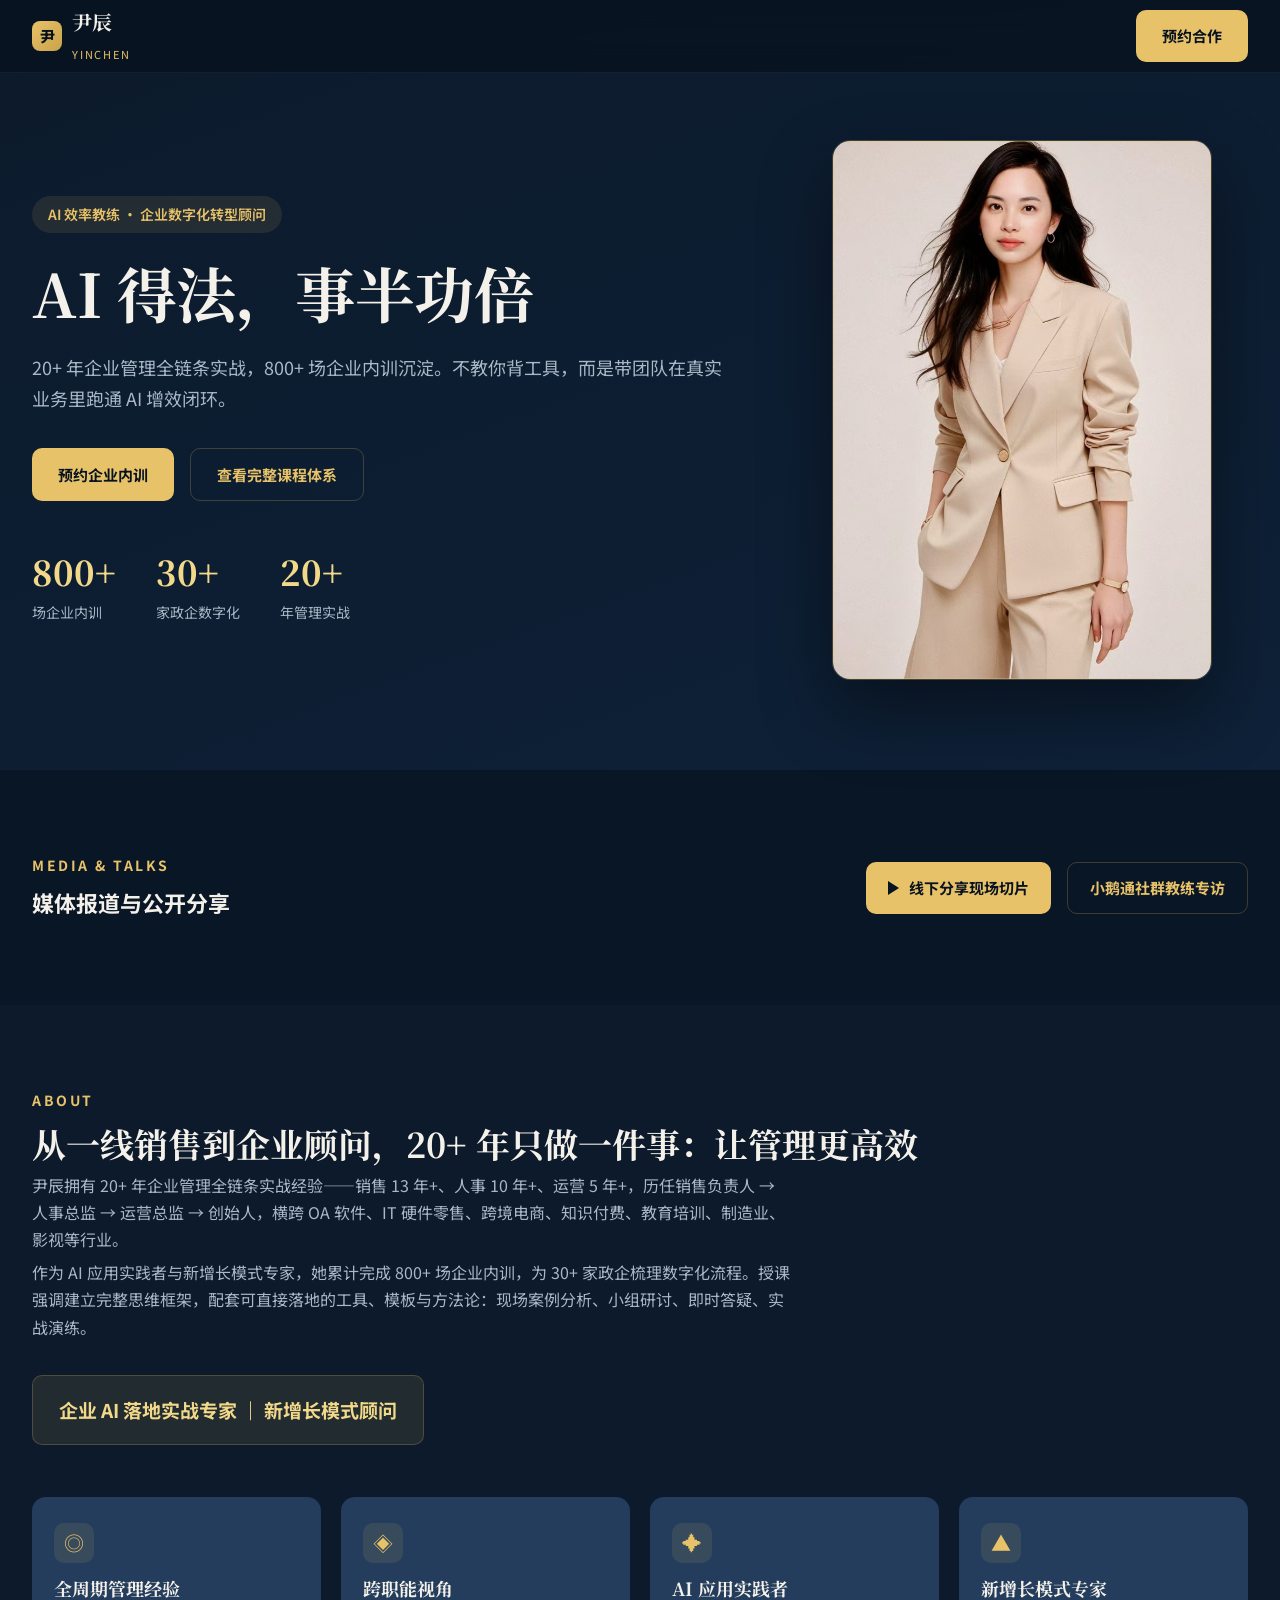
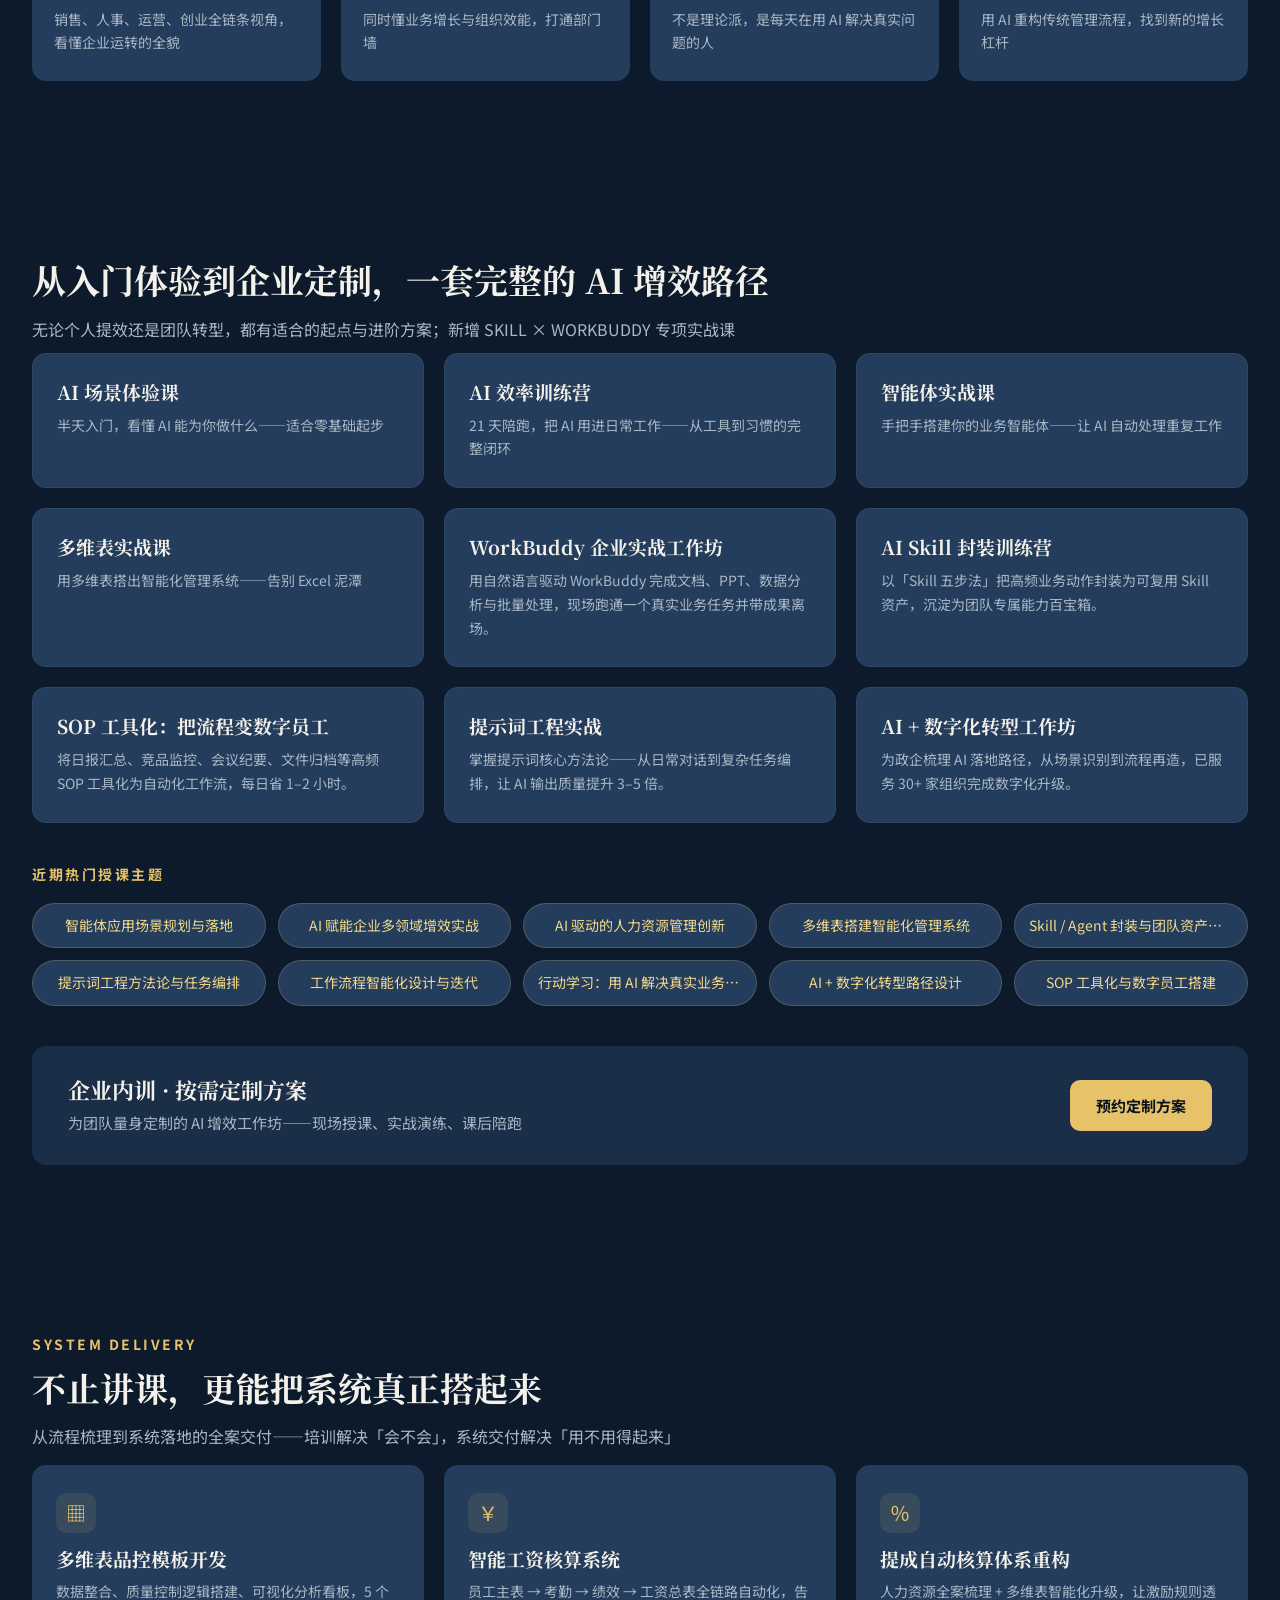
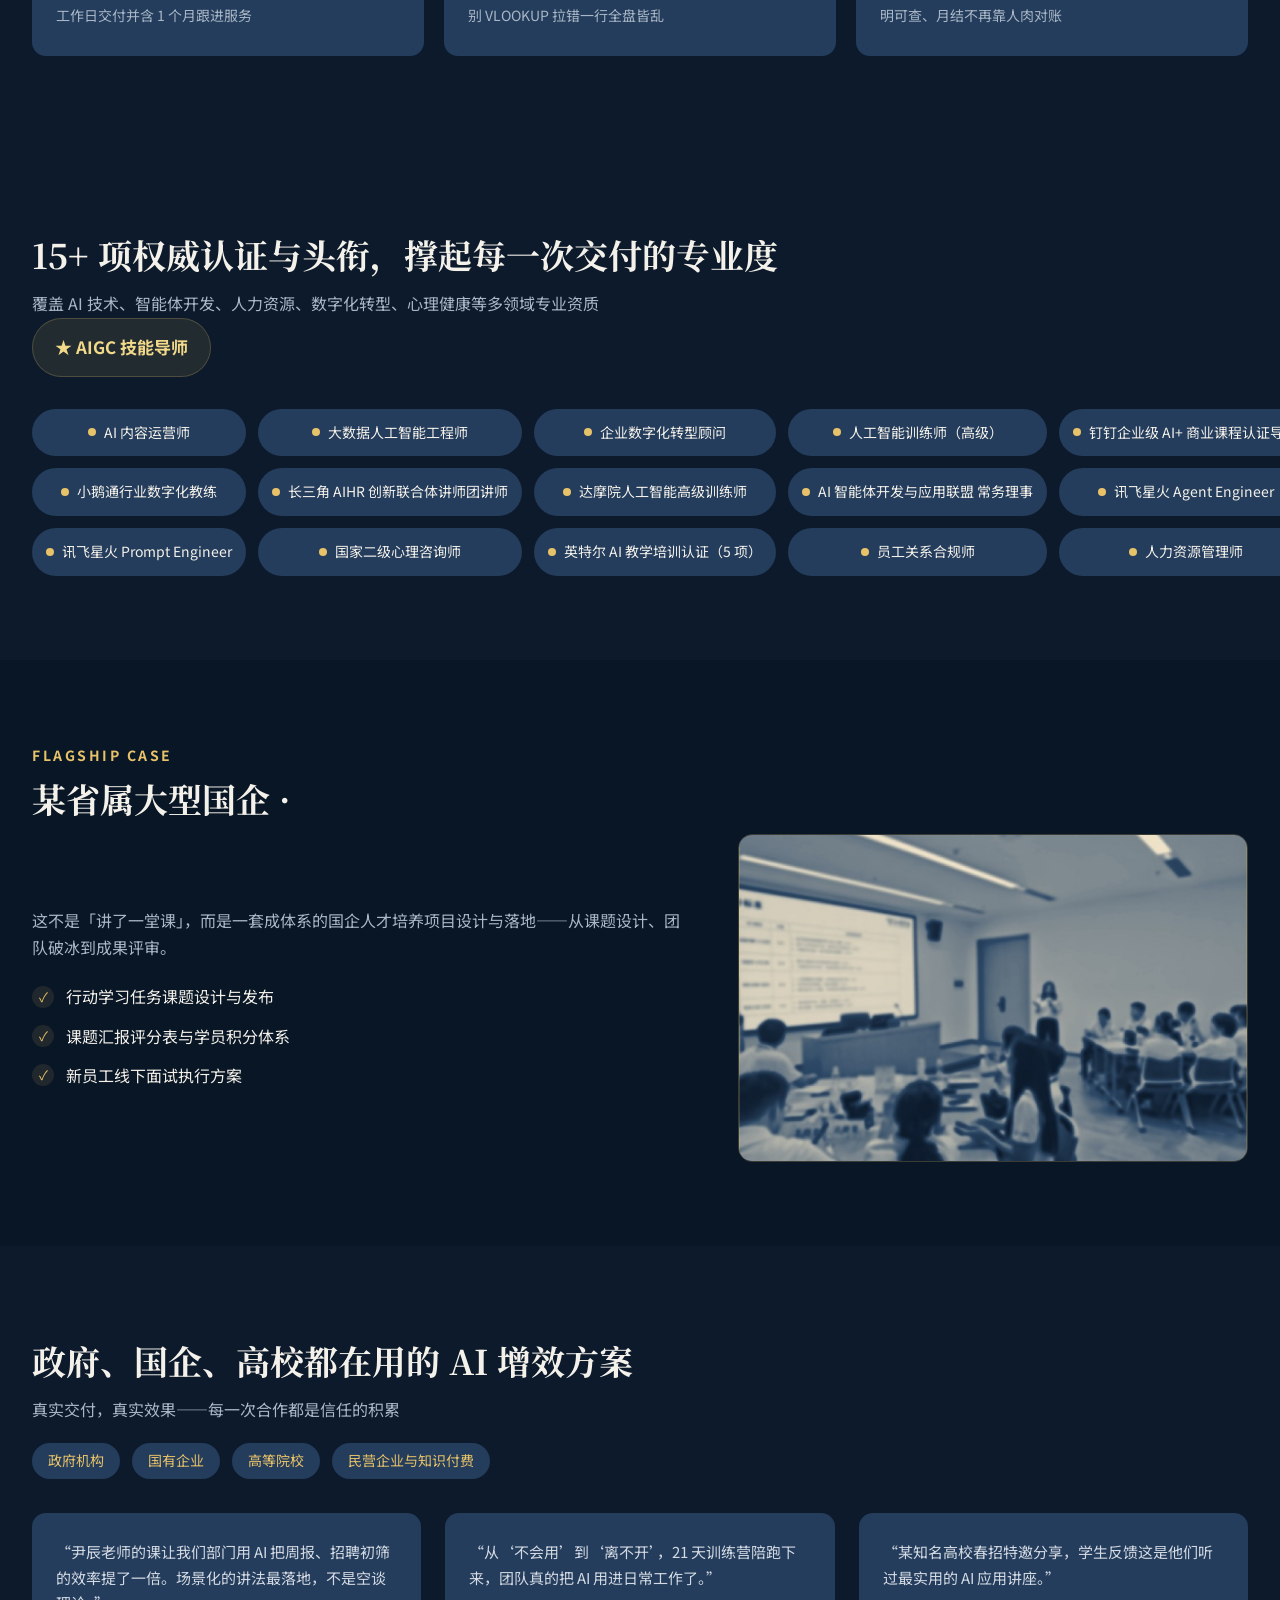
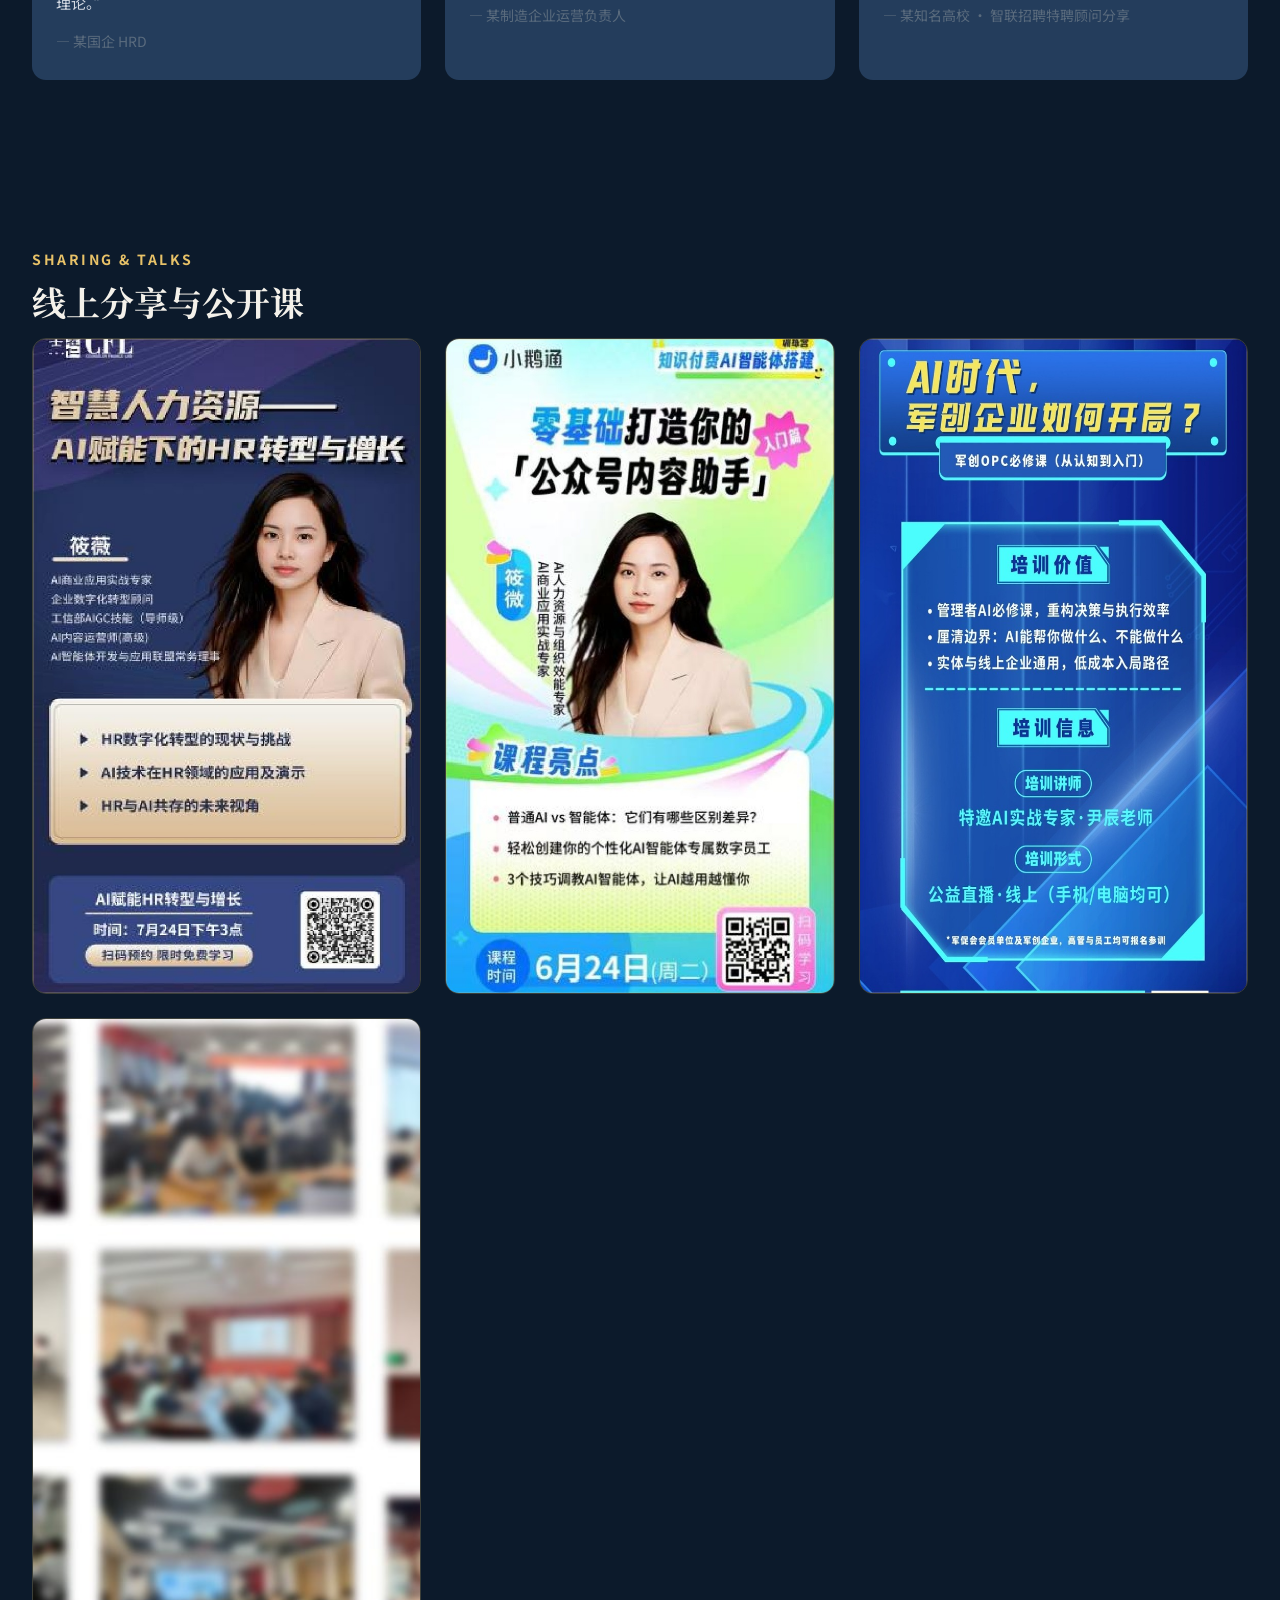
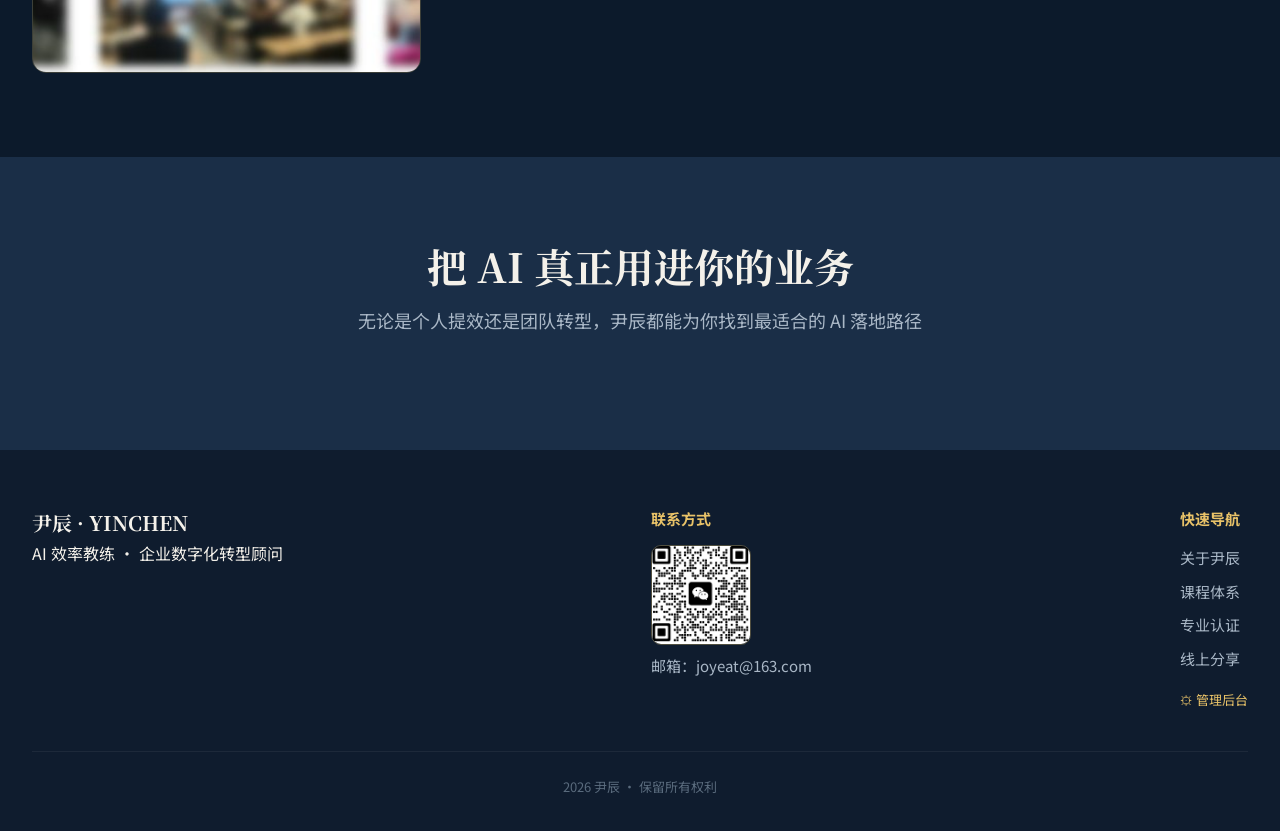
<file: index.html>
<!DOCTYPE html>
<html lang="zh-CN">
<head>
<meta charset="UTF-8">
<meta name="viewport" content="width=device-width, initial-scale=1.0">
<title>尹辰 · AI 效率教练｜企业数字化转型顾问</title>
<meta name="description" content="尹辰——20+ 年企业管理实战，800+ 场企业内训。AI 应用首席顾问、AIGC 技能导师，提供从 AI 培训到系统落地的全案交付。">
<!-- 字体：思源宋体(标题) + 思源黑体(正文)；若加载慢会自动回退系统字体 -->
<link rel="preconnect" href="https://fonts.googleapis.com">
<link rel="preconnect" href="https://fonts.gstatic.com" crossorigin>
<link href="https://fonts.googleapis.com/css2?family=Noto+Sans+SC:wght@400;500;700&family=Noto+Serif+SC:wght@600;700&display=swap" rel="stylesheet">
<link rel="stylesheet" href="assets/css/style.css">
</head>
<body>

<!-- ============ 顶栏 Header ============ -->
<header class="header">
  <div class="wrap">
    <a class="brand" href="#home">
      <span class="brand-mark">尹</span>
      <span>
        <span class="brand-name">尹辰</span><br>
        <span class="brand-sub">YINCHEN</span>
      </span>
    </a>
    <a class="btn cta-head" data-open-modal>预约合作</a>
    <button class="menu-btn" aria-label="菜单">☰</button>
  </div>
</header>

<!-- ============ Hero 首屏（固定，内容来自 content.json 的 hero 字段） ============ -->
<section class="hero" id="home">
  <div class="wrap hero-grid">
    <div class="hero-left">
      <span class="hero-kicker" id="heroKicker"></span>
      <h1 id="heroTitle"></h1>
      <p class="hero-sub" id="heroSub"></p>
      <div class="cta-row">
        <a class="btn" data-open-modal>预约企业内训</a>
        <a class="btn btn-ghost" href="#courses">查看完整课程体系</a>
      </div>
      <div class="stats" id="statsGrid"></div>
    </div>
    <div class="portrait-wrap">
      <img class="portrait" id="heroImg" src="" alt="尹辰形象照">
    </div>
  </div>
</section>

<!-- ============ 页面主体：模块区（由 main.js 按 content.json 的 modules 数组动态渲染） ============ -->
<main id="modulesRoot"></main>

<!-- ============ Footer / 联系（固定） ============ -->
<footer class="footer" id="contact">
  <div class="wrap">
    <div class="foot-body">
      <div>
        <div class="foot-brand" id="footBrand"></div>
        <div class="role" id="footRole"></div>
      </div>
      <div class="foot-col">
        <h4>联系方式</h4>
        <div style="display:flex;align-items:center;gap:12px;margin-bottom:8px;">
          <img id="wechatImg" src="" alt="微信二维码" style="width:100px;height:100px;border-radius:10px;border:1px solid rgba(232,194,104,.3);">
        </div>
        <a id="footEmail" href=""></a>
      </div>
      <div class="foot-col">
        <h4>快速导航</h4>
        <div id="footNav"></div>
        <a href="admin/" style="color:var(--gold);font-size:13px;margin-top:10px;display:inline-block;">⚙ 管理后台</a>
      </div>
    </div>
    <div class="foot-bottom">2026 尹辰 · 保留所有权利</div>
  </div>
</footer>

<!-- ============ 留资弹窗 Modal ============ -->
<div class="modal-overlay" id="leadModal">
  <div class="modal-box">
    <button class="modal-close" id="modalClose" aria-label="关闭">&times;</button>
    <div class="modal-head">
      <h3>预约咨询</h3>
      <p>留下您的联系方式，尹辰将在 24 小时内与您联系</p>
    </div>
    <form class="lead-form" id="leadForm" action="https://formsubmit.co/joyeat@163.com" method="POST">
      <!-- FormSubmit.co：免注册，直接将表单数据发送到指定邮箱 -->
      <input type="hidden" name="_subject" value="📋 尹辰官网留资 - 新咨询需求">
      <input type="hidden" name="_captcha" value="false">
      <input type="hidden" name="_template" value="table">

      <div class="field">
        <label for="lf-name">姓名 <span class="req">*</span></label>
        <input type="text" id="lf-name" name="name" placeholder="您的姓名" required>
      </div>
      <div class="field-row">
        <div class="field">
          <label for="lf-company">公司/机构</label>
          <input type="text" id="lf-company" name="company" placeholder="选填">
        </div>
        <div class="field">
          <label for="lf-phone">手机/微信 <span class="req">*</span></label>
          <input type="tel" id="lf-phone" name="phone" placeholder="联系方式" required>
        </div>
      </div>
      <div class="field">
        <label for="lf-type">咨询类型</label>
        <select id="lf-type" name="type">
          <option value="企业内训">企业内训 / 团队培训</option>
          <option value="个人课程">个人提效课程</option>
          <option value="数字化系统">数字化系统交付</option>
          <option value="公开课/分享">公开课 / 线上分享</option>
          <option value="其他">其他合作</option>
        </select>
      </div>
      <div class="field">
        <label for="lf-msg">补充说明</label>
        <textarea id="lf-msg" name="message" rows="3" placeholder="简要描述您的需求（选填）"></textarea>
      </div>

      <button type="submit" class="btn btn-submit" id="submitBtn">提交预约</button>
      <p class="form-note">✉️ 信息将安全发送至 joyeat@163.com，我们承诺保密</p>
    </form>
    <!-- 提交成功提示 -->
    <div class="modal-success" id="modalSuccess" style="display:none;">
      <div class="success-icon">✓</div>
      <h3>提交成功！</h3>
      <p>感谢您的信任，尹辰将尽快与您联系。</p>
      <button class="btn" id="successOk">好的</button>
    </div>
  </div>
</div>

<script src="assets/js/main.js"></script>
</body>
</html>
</file>
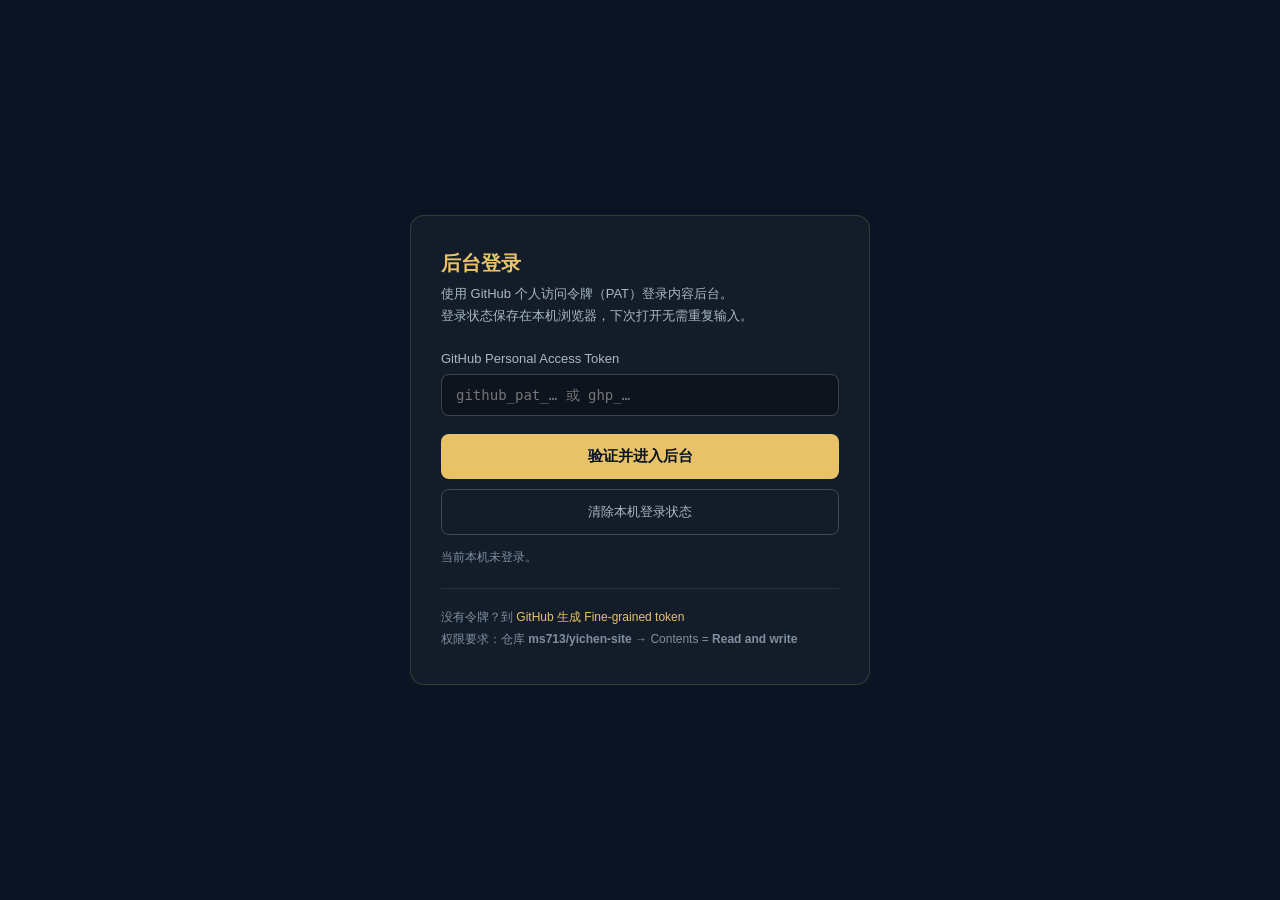
<file: admin/login.html>
<!DOCTYPE html>
<html lang="zh-CN">
<head>
<meta charset="utf-8">
<meta name="viewport" content="width=device-width, initial-scale=1.0">
<meta name="robots" content="noindex, nofollow">
<title>后台登录 · 尹辰官网</title>
<style>
  *{box-sizing:border-box}
  body{font-family:"Noto Sans SC",-apple-system,"Segoe UI",sans-serif;background:#0a1422;color:#F4F1EA;
       display:flex;align-items:center;justify-content:center;min-height:100vh;margin:0;padding:24px;}
  .card{width:100%;max-width:460px;background:rgba(255,255,255,.04);border:1px solid rgba(232,194,104,.18);
        border-radius:14px;padding:34px 30px;}
  h1{font-size:20px;margin:0 0 6px;color:#E8C268;font-weight:600;}
  .sub{font-size:13px;color:#A9B7C6;margin:0 0 24px;line-height:1.7;}
  label{display:block;font-size:13px;color:#A9B7C6;margin:0 0 8px;}
  input{width:100%;padding:12px 14px;border-radius:8px;border:1px solid rgba(169,183,198,.28);
        background:rgba(0,0,0,.28);color:#F4F1EA;font-size:14px;font-family:ui-monospace,Consolas,monospace;}
  input:focus{outline:none;border-color:#E8C268;}
  button{width:100%;margin-top:18px;padding:13px;border:0;border-radius:8px;background:#E8C268;color:#0a1422;
         font-size:15px;font-weight:600;cursor:pointer;font-family:inherit;}
  button:hover{background:#f0d086;}
  button:disabled{opacity:.55;cursor:not-allowed;}
  .ghost{background:transparent;color:#A9B7C6;border:1px solid rgba(169,183,198,.28);margin-top:10px;font-weight:400;font-size:13px;}
  .ghost:hover{background:rgba(255,255,255,.05);color:#F4F1EA;}
  .msg{margin-top:16px;font-size:13px;line-height:1.6;padding:12px 14px;border-radius:8px;display:none;}
  .msg.ok{display:block;background:rgba(72,187,120,.12);border:1px solid rgba(72,187,120,.35);color:#8fe0ab;}
  .msg.err{display:block;background:rgba(229,90,90,.12);border:1px solid rgba(229,90,90,.35);color:#f0a0a0;}
  .msg.info{display:block;background:rgba(232,194,104,.10);border:1px solid rgba(232,194,104,.28);color:#e8c268;}
  .tip{margin-top:22px;padding-top:18px;border-top:1px solid rgba(169,183,198,.15);font-size:12px;color:#7f8fa1;line-height:1.8;}
  .tip a{color:#E8C268;text-decoration:none;}
  .tip a:hover{text-decoration:underline;}
  .state{font-size:12px;color:#7f8fa1;margin-top:14px;}
</style>
</head>
<body>
<div class="card">
  <h1>后台登录</h1>
  <p class="sub">使用 GitHub 个人访问令牌（PAT）登录内容后台。<br>登录状态保存在本机浏览器，下次打开无需重复输入。</p>

  <label for="pat">GitHub Personal Access Token</label>
  <input id="pat" type="password" autocomplete="off" spellcheck="false" placeholder="github_pat_… 或 ghp_…">

  <button id="go">验证并进入后台</button>
  <button id="clear" class="ghost">清除本机登录状态</button>

  <div id="msg" class="msg"></div>
  <div id="state" class="state"></div>

  <div class="tip">
    没有令牌？到 <a href="https://github.com/settings/tokens?type=beta" target="_blank" rel="noopener">GitHub 生成 Fine-grained token</a><br>
    权限要求：仓库 <b>ms713/yichen-site</b> → Contents = <b>Read and write</b>
  </div>
</div>

<script>
(function () {
  'use strict';
  var REPO_OWNER = 'ms713';
  var REPO_NAME  = 'yichen-site';
  var USER_KEY   = 'decap-cms-user';          // Decap 真正读取的登录态 key
  var LEGACY_KEYS = [                          // 历史调试残留，登录前一并清掉，避免干扰
    'decap_oauth_token', 'decap_oauth_recovery',
    'decap-cms-auth', 'decap-cms-auth.github', 'netlify-cms-user'
  ];

  var $pat = document.getElementById('pat');
  var $go = document.getElementById('go');
  var $clear = document.getElementById('clear');
  var $msg = document.getElementById('msg');
  var $state = document.getElementById('state');

  function show(kind, html) { $msg.className = 'msg ' + kind; $msg.innerHTML = html; }

  function refreshState() {
    var raw = null;
    try { raw = localStorage.getItem(USER_KEY); } catch (e) {}
    if (raw) {
      var login = '';
      try { login = (JSON.parse(raw) || {}).login || ''; } catch (e) {}
      $state.innerHTML = '当前本机已保存登录态' + (login ? '（' + login + '）' : '') + '，可直接 <a href="./" style="color:#E8C268">进入后台</a>。';
    } else {
      $state.textContent = '当前本机未登录。';
    }
  }

  function clearAll() {
    try {
      localStorage.removeItem(USER_KEY);
      LEGACY_KEYS.forEach(function (k) { localStorage.removeItem(k); });
    } catch (e) {}
  }

  $clear.addEventListener('click', function () {
    clearAll();
    show('info', '已清除本机登录状态。');
    refreshState();
  });

  $go.addEventListener('click', function () {
    var token = ($pat.value || '').trim();
    if (!token) { show('err', '请先粘贴令牌。'); return; }

    $go.disabled = true;
    show('info', '正在向 GitHub 校验令牌…');

    var headers = { 'Authorization': 'Bearer ' + token, 'Accept': 'application/vnd.github+json' };

    // 1) 校验身份
    fetch('https://api.github.com/user', { headers: headers })
      .then(function (r) {
        if (r.status === 401) throw new Error('令牌无效或已过期（401）。请重新生成一个 token。');
        if (!r.ok) throw new Error('校验失败：HTTP ' + r.status);
        return r.json();
      })
      // 2) 校验仓库写权限
      .then(function (user) {
        return fetch('https://api.github.com/repos/' + REPO_OWNER + '/' + REPO_NAME, { headers: headers })
          .then(function (r) {
            if (r.status === 404) throw new Error('这个令牌看不到仓库 ' + REPO_OWNER + '/' + REPO_NAME + '。请检查生成 token 时是否勾选了该仓库。');
            if (!r.ok) throw new Error('读取仓库失败：HTTP ' + r.status);
            return r.json();
          })
          .then(function (repo) {
            var p = repo.permissions || {};
            if (!p.push) throw new Error('令牌缺少写权限。请把该仓库的 Contents 权限改成 Read and write。');
            return user;
          });
      })
      // 3) 写入 Decap 登录态
      .then(function (user) {
        clearAll();
        localStorage.setItem(USER_KEY, JSON.stringify({
          backendName: 'github',
          token: token,
          url: 'https://api.github.com',
          audience: '',
          login: user.login || REPO_OWNER,
          name: user.name || user.login || '',
          email: user.email || ''
        }));
        show('ok', '校验通过（' + (user.login || '') + '，仓库可写）。正在进入后台…');
        setTimeout(function () { location.href = './'; }, 900);
      })
      .catch(function (err) {
        $go.disabled = false;
        show('err', String(err.message || err));
      });
  });

  $pat.addEventListener('keydown', function (e) { if (e.key === 'Enter') $go.click(); });
  refreshState();
})();
</script>
</body>
</html>
</file>
<file: assets/css/style.css>
/* =========================================================
   尹辰 · 个人品牌官网  —  样式表
   配色集中在 :root，想换色只改这里即可
   板块顺序与 Ardot 画布一致
   ========================================================= */
:root {
  --bg:          #0C1A2B;   /* 页面最深背景 */
  --bg-alt:      #091626;   /* 交替板块背景(Media/Flagship) */
  --card:        #243D5C;   /* 卡片背景(蓝) */
  --card-2:      #1A2E47;   /* 强调板块背景(Final CTA) */
  --header:      #081320;   /* 顶栏背景 */
  --footer:      #0F1C2E;   /* 页脚背景 */
  --gold:        #E8C268;   /* 暖金主强调色 */
  --gold-text:   #F2D98A;   /* 金色高亮文字 */
  --gold-soft:   rgba(232,194,104,.10);
  --gold-line:   rgba(232,194,104,.22);
  --text:        #F4F1EA;   /* 主文字(米白) */
  --text-dim:    #A9B7C6;   /* 次要文字(灰蓝) */
  --text-faint:  #5A6B7D;   /* 最弱文字 */
  --radius:      14px;
  --radius-sm:   10px;
  --maxw:        1280px;
  --ease:        cubic-bezier(.22,.61,.36,1);
}

* { margin:0; padding:0; box-sizing:border-box; }
html { scroll-behavior:smooth; }
body {
  font-family:"Noto Sans SC","PingFang SC","Microsoft YaHei",-apple-system,
              BlinkMacSystemFont,"Segoe UI",sans-serif;
  background:var(--bg); color:var(--text);
  line-height:1.7; -webkit-font-smoothing:antialiased;
  overflow-x:hidden;
  min-width:420px; /* 防止页面过度压缩导致布局崩塌 */
}
h1,h2,h3,.serif {
  font-family:"Noto Serif SC","Source Han Serif SC","Songti SC",serif;
  font-weight:700; line-height:1.25;
}
a { color:inherit; text-decoration:none; }
img { display:block; max-width:100%; }
.wrap { width:100%; max-width:var(--maxw); margin:0 auto; padding:0 32px; }
section { padding:84px 0; }
.kicker { color:var(--gold); font-size:14px; letter-spacing:.18em; font-weight:700; text-transform:uppercase; }
.h-sec { font-size:34px; color:var(--text); margin-top:10px; }
.sub { color:var(--text-dim); font-size:16px; margin-top:14px; max-width:820px; }

/* ---------- 顶栏 ---------- */
.header {
  position:fixed; top:0; left:0; right:0; z-index:100;
  background:rgba(8,19,32,.82); backdrop-filter:blur(14px);
  border-bottom:1px solid rgba(255,255,255,.05);
}
.header .wrap { display:flex; align-items:center; justify-content:space-between; height:72px; }
.brand { display:flex; align-items:center; gap:10px; }
.brand-mark {
  width:30px; height:30px; border-radius:8px;
  background:linear-gradient(135deg,var(--gold),#c9a24a);
  display:flex; align-items:center; justify-content:center;
  color:var(--header); font-weight:800; font-size:15px;
}
.brand-name { font-size:20px; font-weight:700; color:var(--text); font-family:"Noto Serif SC",serif; }
.brand-sub { font-size:11px; letter-spacing:.16em; color:var(--gold); }
.btn {
  display:inline-flex; align-items:center; justify-content:center; gap:8px;
  background:var(--gold); color:#081320; font-weight:700;
  padding:13px 26px; border-radius:var(--radius-sm); cursor:pointer;
  border:none; font-size:15px; transition:transform .2s var(--ease),box-shadow .2s var(--ease);
}
.btn:hover { transform:translateY(-2px); box-shadow:0 10px 30px rgba(232,194,104,.3); }
.btn-ghost {
  background:transparent; color:var(--gold); border:1px solid var(--gold-line);
}
.btn-ghost:hover { background:var(--gold-soft); box-shadow:none; }
.menu-btn { display:none; background:none; border:none; color:var(--text); font-size:26px; cursor:pointer; }

/* ---------- Hero ---------- */
.hero {
  padding-top:140px; padding-bottom:90px;
  background:linear-gradient(160deg,#0C1A2B 0%,#0E2138 100%);
}
.hero-grid { display:grid; grid-template-columns:1.55fr 1fr; gap:64px; align-items:center; }
.hero-left { max-width:824px; }
.hero-kicker {
  display:inline-block; background:var(--gold-soft); color:var(--gold);
  padding:7px 16px; border-radius:99px; font-size:14px; font-weight:600; margin-bottom:22px;
}
.hero h1 { font-size:60px; color:var(--text); letter-spacing:-.5px; }
.hero-sub { font-size:18px; color:var(--text-dim); margin:22px 0 34px; max-width:720px; }
.cta-row { display:flex; gap:16px; flex-wrap:wrap; }
.stats { display:flex; gap:40px; margin-top:42px; }
.stat-num { font-size:34px; font-weight:800; color:var(--gold-text); font-family:"Noto Serif SC",serif; }
.stat-label { font-size:14px; color:var(--text-dim); }
.portrait-wrap { display:flex; flex-direction:column; align-items:center; }
.portrait {
  width:100%; max-width:380px; border-radius:18px;
  border:1px solid var(--gold-line); object-fit:cover; aspect-ratio:702/998;
  box-shadow:0 30px 70px rgba(0,0,0,.45);
}

/* ---------- Media ---------- */
.media { background:var(--bg-alt); }
.media-row { display:flex; align-items:center; justify-content:space-between; gap:32px; flex-wrap:wrap; }
.media-left .t { font-size:22px; color:var(--text); margin-top:6px; font-weight:700; }
.media-btns { display:flex; gap:16px; flex-wrap:wrap; }
.media-btn {
  display:inline-flex; align-items:center; gap:10px;
  background:var(--gold); color:#081320; font-weight:700;
  padding:12px 22px; border-radius:var(--radius-sm); font-size:15px;
  transition:transform .2s var(--ease),box-shadow .2s var(--ease);
}
.media-btn.alt { background:transparent; color:var(--gold); border:1px solid var(--gold-line); }
.media-btn:hover { transform:translateY(-2px); box-shadow:0 10px 26px rgba(232,194,104,.28); }
.play-ic { width:0; height:0; border-left:11px solid #081320; border-top:7px solid transparent; border-bottom:7px solid transparent; }

/* ---------- About ---------- */
.about-head { max-width:900px; }
.about-bio { max-width:760px; color:var(--text-dim); font-size:16px; margin-top:6px; }
.callout {
  display:inline-block; background:var(--gold-soft); color:var(--gold-text);
  padding:18px 26px; border-radius:var(--radius-sm); font-size:19px; font-weight:700;
  border:1px solid var(--gold-line); margin:34px 0;
}
.adv-grid { display:grid; grid-template-columns:repeat(4,1fr); gap:20px; margin-top:18px; }
.adv-card { background:var(--card); border-radius:var(--radius); padding:26px 22px; }
.adv-ic { width:40px; height:40px; border-radius:10px; background:var(--gold-soft); color:var(--gold);
  display:flex; align-items:center; justify-content:center; font-size:20px; margin-bottom:14px; }
.adv-card h3 { font-size:18px; margin-bottom:8px; }
.adv-card p { color:var(--text-dim); font-size:14px; }

/* ---------- Courses ---------- */
.course-grid { display:grid; grid-template-columns:repeat(3,1fr); gap:20px; margin-top:10px; }
.course-card {
  background:var(--card); border-radius:var(--radius); padding:26px 24px;
  border:1px solid rgba(255,255,255,.05); transition:transform .25s var(--ease),border-color .25s;
  cursor:pointer;
}
.course-card:hover { transform:translateY(-4px); border-color:var(--gold-line); }
.course-card h3 { font-size:19px; margin-bottom:10px; color:var(--text); }
.course-card p { color:var(--text-dim); font-size:14px; }
.topics { margin-top:40px; }
.topic-tags {
  display:grid; grid-template-columns:repeat(5,1fr); gap:12px; margin-top:16px;
}
.tag {
  background:var(--card); color:var(--gold-text); border:1px solid var(--gold-line);
  padding:10px 14px; border-radius:99px; font-size:14px;
  text-align:center; white-space:nowrap; overflow:hidden;text-overflow:ellipsis;
}
.ent-banner {
  margin-top:40px; background:var(--card-2); border-radius:var(--radius);
  display:flex; align-items:center; justify-content:space-between; gap:24px;
  padding:30px 36px; flex-wrap:wrap;
}
.ent-banner h3 { font-size:22px; }
.ent-banner p { color:var(--text-dim); font-size:15px; margin-top:6px; }

/* ---------- System ---------- */
.sys-grid { display:grid; grid-template-columns:repeat(3,1fr); gap:20px; margin-top:14px; }
.sys-card { background:var(--card); border-radius:var(--radius); padding:28px 24px; }
.sys-card h3 { font-size:19px; margin:14px 0 10px; }
.sys-card p { color:var(--text-dim); font-size:14px; }

/* ---------- Certs ---------- */
.cert-grid {
  display:grid; grid-template-columns:repeat(5,1fr); gap:12px; margin-top:14px;
}
.cert-chip {
  display:inline-flex; align-items:center; justify-content:center; gap:8px;
  background:var(--card); border-radius:99px; padding:12px 14px; font-size:14px; color:var(--text);
  text-align:center; white-space:nowrap;
}
.cert-chip .dot { width:8px; height:8px; border-radius:50%; background:var(--gold); flex:none; }
.cert-hl {
  display:inline-flex; align-items:center; gap:10px; margin-bottom:18px;
  background:var(--gold-soft); border:1px solid var(--gold-line); border-radius:99px;
  padding:14px 22px; color:var(--gold-text); font-weight:700; font-size:17px;
}

/* ---------- Flagship ---------- */
.flagship { background:var(--bg-alt); }
.flag-grid { display:grid; grid-template-columns:1.3fr 1fr; gap:44px; align-items:center; margin-top:14px; }
.flag-text { color:var(--text-dim); font-size:16px; }
.deliver { margin-top:22px; display:flex; flex-direction:column; gap:12px; }
.deliver li { list-style:none; display:flex; align-items:center; gap:12px; color:var(--text); font-size:16px; }
.deliver .ck { width:22px; height:22px; border-radius:50%; background:var(--gold-soft); color:var(--gold);
  display:flex; align-items:center; justify-content:center; font-size:13px; flex:none; }
.flag-photo { width:100%; border-radius:var(--radius); border:1px solid var(--gold-line); object-fit:cover; }

/* ---------- Clients ---------- */
.client-tags { display:flex; gap:12px; flex-wrap:wrap; margin-top:20px; }
.client-tag { background:var(--card); color:var(--gold); padding:6px 16px; border-radius:99px; font-size:14px; }
.cases { display:block; margin-top:34px; }
.case-photo { width:100%; display:block; border-radius:var(--radius); border:1px solid rgba(255,255,255,.06); aspect-ratio:809/520; object-fit:cover; }
.testi { display:grid; grid-template-columns:repeat(3,1fr); gap:24px; margin-top:34px; }
.testi-card { background:var(--card); border-radius:var(--radius); padding:26px 24px; }
.testi-card p { color:#D4DAE3; font-size:15px; }
.testi-card .who { color:var(--text-faint); font-size:14px; margin-top:14px; }

/* ---------- Sharing ---------- */
/* 容器固定 3 列网格；每张海报的"占行宽度"由 grid-column span 决定（1/2/3 列） */
.share-grid { display:grid; grid-template-columns:repeat(3,1fr); gap:24px; margin-top:14px; }
.poster-wrap { margin:0; display:flex; flex-direction:column; }
.poster-wrap.poster-full { /* 占整行的海报可以稍微缩进展示 */ }
.poster {
  width:100%; border-radius:var(--radius); border:1px solid var(--gold-line);
  transition:transform .3s var(--ease),box-shadow .3s var(--ease); cursor:pointer;
  aspect-ratio:760 / 1280; /* 默认原海报比例；JS 会按每张图覆盖 */
  object-fit:cover;
  object-position:center; /* 默认焦点居中；JS 会按每张图覆盖 */
  display:block;
}
.poster:hover { transform:translateY(-6px); box-shadow:0 22px 50px rgba(0,0,0,.5); }
.poster-caption { color:var(--text-dim); font-size:14px; margin-top:8px; text-align:center; line-height:1.5; }

/* ---------- 单图模块（mod-image） ---------- */
.mod-image .fig { max-width:780px; margin:0 auto; text-align:center; }
.mod-image .fig .flag-photo { aspect-ratio:16 / 9; }
.mod-image .fig .poster-caption { margin-top:10px; }

/* ---------- Final CTA ---------- */
.final { background:var(--card-2); text-align:center; }
.final h2 { font-size:40px; }
.final p { color:var(--text-dim); font-size:18px; margin:14px 0 30px; }

/* ---------- Footer ---------- */
.footer { background:var(--footer); padding:56px 0 32px; }
.foot-body { display:flex; justify-content:space-between; gap:48px; flex-wrap:wrap; padding-bottom:32px;
  border-bottom:1px solid rgba(255,255,255,.06); }
.foot-brand { font-size:20px; font-weight:700; font-family:"Noto Serif SC",serif; }
.foot-brand .role { color:var(--text-faint); font-size:14px; margin-top:8px; }
.foot-col h4 { color:var(--gold); font-size:15px; margin-bottom:14px; }
.foot-col a, .foot-col p { color:var(--text-dim); font-size:15px; display:block; margin-bottom:8px; transition:color .2s; }
.foot-col a:hover { color:var(--gold); }
.foot-bottom { text-align:center; color:var(--text-faint); font-size:13px; padding-top:24px; }

/* ---------- 留资弹窗 Modal ---------- */
.modal-overlay {
  display:none; position:fixed; inset:0;
  background:rgba(4,8,14,.88); z-index:1000;
  align-items:center; justify-content:center;
  padding:20px; backdrop-filter:blur(8px);
}
.modal-overlay.active { display:flex; }
.modal-box {
  background:linear-gradient(160deg,#111b2d,#0d1628);
  border:1px solid var(--gold-line); border-radius:18px;
  width:100%; max-width:520px; max-height:90vh; overflow-y:auto;
  padding:36px 32px 32px; position:relative;
  box-shadow:0 40px 100px rgba(0,0,0,.6),0 0 0 1px rgba(232,194,104,.08) inset;
}
.modal-close {
  position:absolute; top:14px; right:16px;
  background:none; border:none; color:var(--text-dim); font-size:28px;
  cursor:pointer; width:36px; height:36px; border-radius:50%;
  display:flex; align-items:center; justify-content:center;
  transition:color .2s,background .2s;
}
.modal-close:hover { color:var(--gold); background:var(--gold-soft); }
.modal-head { margin-bottom:24px; }
.modal-head h3 { font-size:24px; color:var(--gold-text); margin-bottom:6px; }
.modal-head p { color:var(--text-dim); font-size:14px; }

/* 表单字段 */
.lead-form .field { margin-bottom:16px; }
.lead-form .field-row { display:grid; grid-template-columns:1fr 1fr; gap:14px; }
.lead-form label {
  display:block; font-size:14px; font-weight:600; color:var(--text); margin-bottom:6px;
}
.lead-form label .req { color:#e07a5f; }
.lead-form input[type="text"],
.lead-form input[type="tel"],
.lead-form select,
.lead-form textarea {
  width:100%; padding:12px 16px; border-radius:10px;
  border:1px solid rgba(255,255,255,.10); background:rgba(255,255,255,.04);
  color:var(--text); font-size:15px; font-family:inherit;
  outline:none; transition:border-color .25s,var(--ease),box-shadow .25s;
}
.lead-form input:focus,
.lead-form select:focus,
.lead-form textarea:focus {
  border-color:var(--gold); box-shadow:0 0 0 3px var(--gold-soft);
}
.lead-form select { appearance:auto; cursor:pointer; }
.lead-form select option { background:#1a2e47; color:var(--text); }
.lead-form textarea { resize:vertical; min-height:72px; }
.lead-form input::placeholder,
.lead-form textarea::placeholder { color:var(--text-faint); }

.btn-submit {
  width:100%; margin-top:8px; padding:15px; font-size:17px;
}
.form-note {
  text-align:center; color:var(--text-faint); font-size:12px;
  margin-top:12px; line-height:1.5;
}

/* 提交成功 */
.modal-success {
  text-align:center; padding:20px 0;
}
.success-icon {
  width:64px; height:64px; border-radius:50%;
  background:var(--gold-soft); color:var(--gold);
  font-size:30px; display:inline-flex; align-items:center; justify-content:center;
  margin-bottom:16px;
}
.modal-success h3 { font-size:22px; color:var(--gold-text); margin-bottom:8px; }
.modal-success p { color:var(--text-dim); font-size:15px; margin-bottom:20px; }

/* 弹窗响应式 */
@media (max-width:560px){
  .modal-box { padding:28px 22px 24px; }
  .lead-form .field-row { grid-template-columns:1fr; }
}

/* ---------- 动画 ---------- */
.reveal { opacity:0; transform:translateY(28px); transition:opacity .7s var(--ease),transform .7s var(--ease); }
.reveal.in { opacity:1; transform:none; }

/* ---------- 响应式 ---------- */
@media (max-width:980px){
  .hero-grid { grid-template-columns:1fr; gap:40px; }
  .adv-grid,.course-grid,.sys-grid,.testi { grid-template-columns:repeat(2,1fr); }
  /* 海报区保持3列，不折叠（海报已统一尺寸） */
  .share-grid { grid-template-columns:repeat(3,1fr); gap:16px; }
  /* 标签区：平板端3列 */
  .topic-tags { grid-template-columns:repeat(3,1fr); }
  .cert-grid { grid-template-columns:repeat(3,1fr); }
  .flag-grid { grid-template-columns:1fr; }
  .hero h1 { font-size:44px; }
}
@media (max-width:640px){
  .wrap { padding:0 20px; }
  .menu-btn { display:block; }
  .header .cta-head { display:none; }
  section { padding:60px 0; }
  .hero h1 { font-size:34px; }
  .h-sec { font-size:26px; }
  .adv-grid,.course-grid,.sys-grid,.testi { grid-template-columns:1fr; }
  /* 移动端海报改为纵向堆叠 */
  .share-grid { grid-template-columns:1fr; max-width:360px; margin-left:auto;margin-right:auto; }
  /* 标签区：手机端2列 */
  .topic-tags { grid-template-columns:repeat(2,1fr); }
  .cert-grid { grid-template-columns:repeat(2,1fr); }
  .stats { gap:24px; }
  .ent-banner { padding:24px; }
}
</file>
